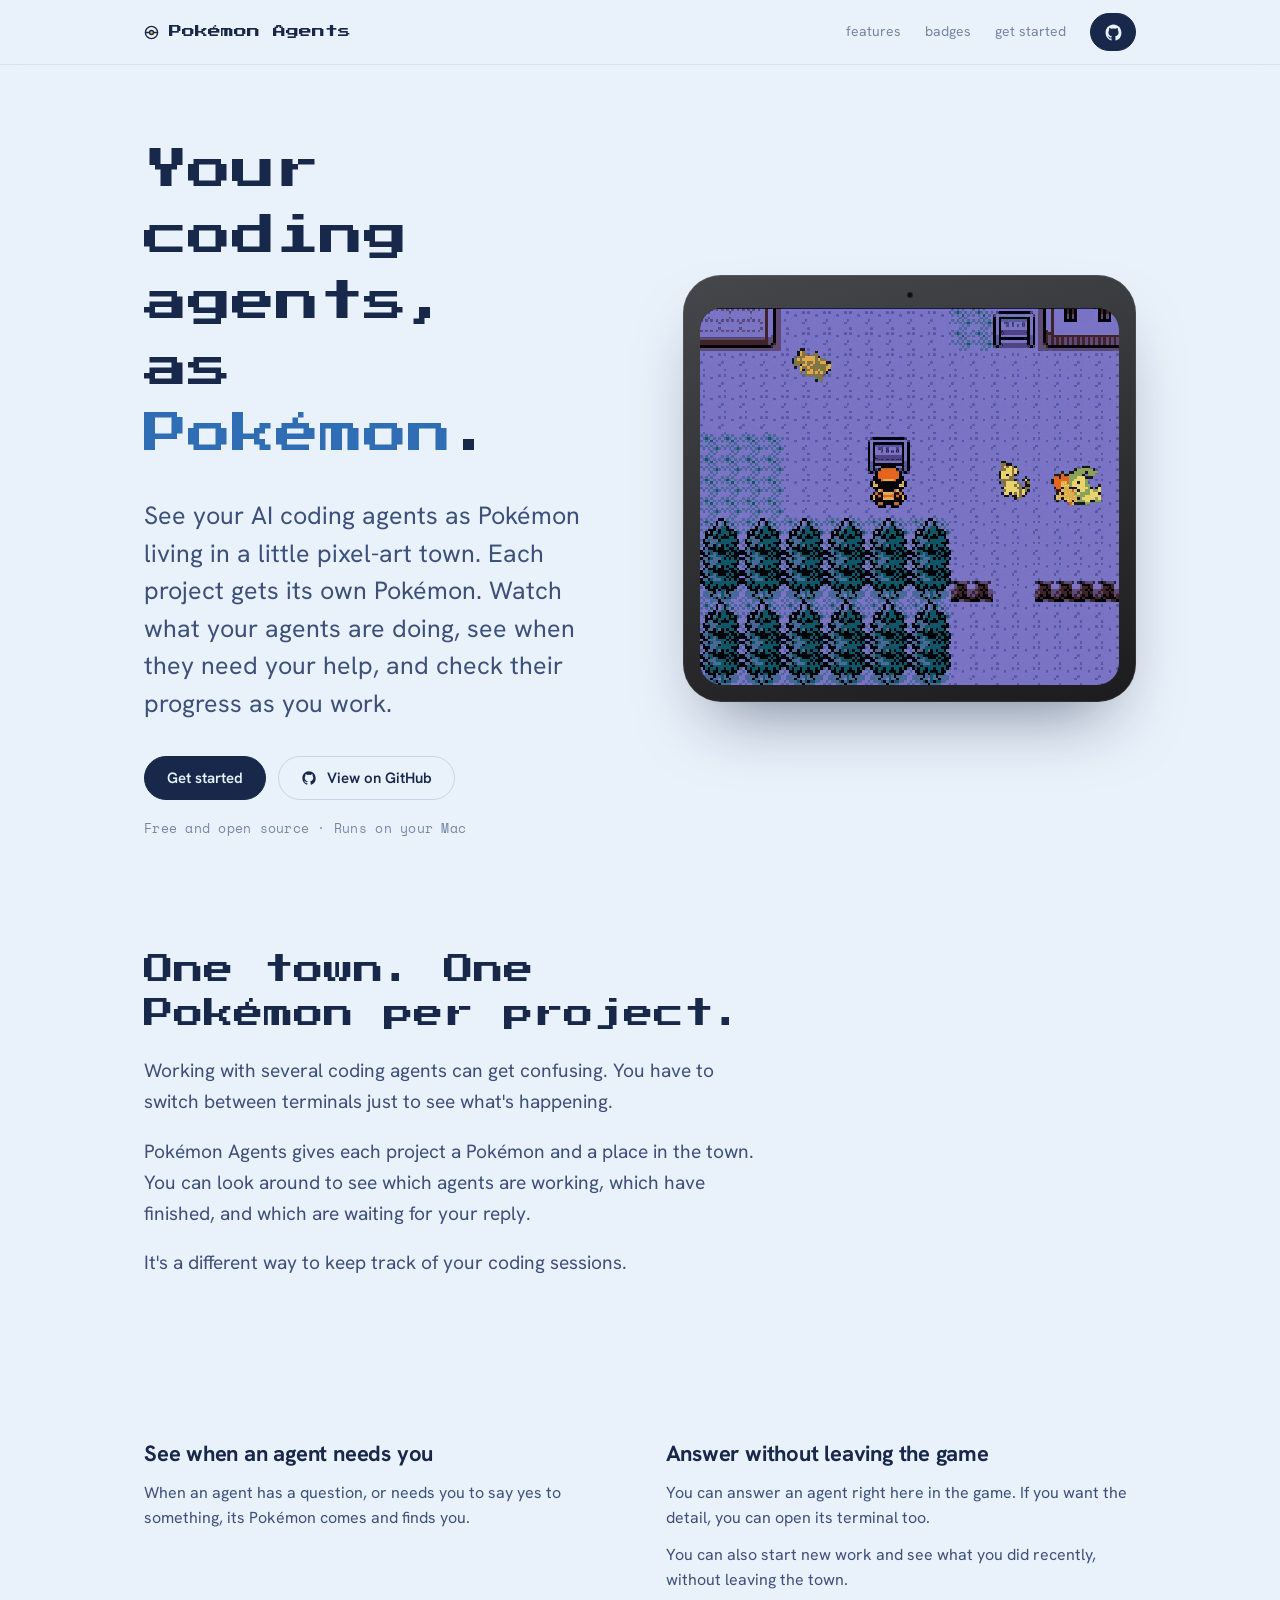
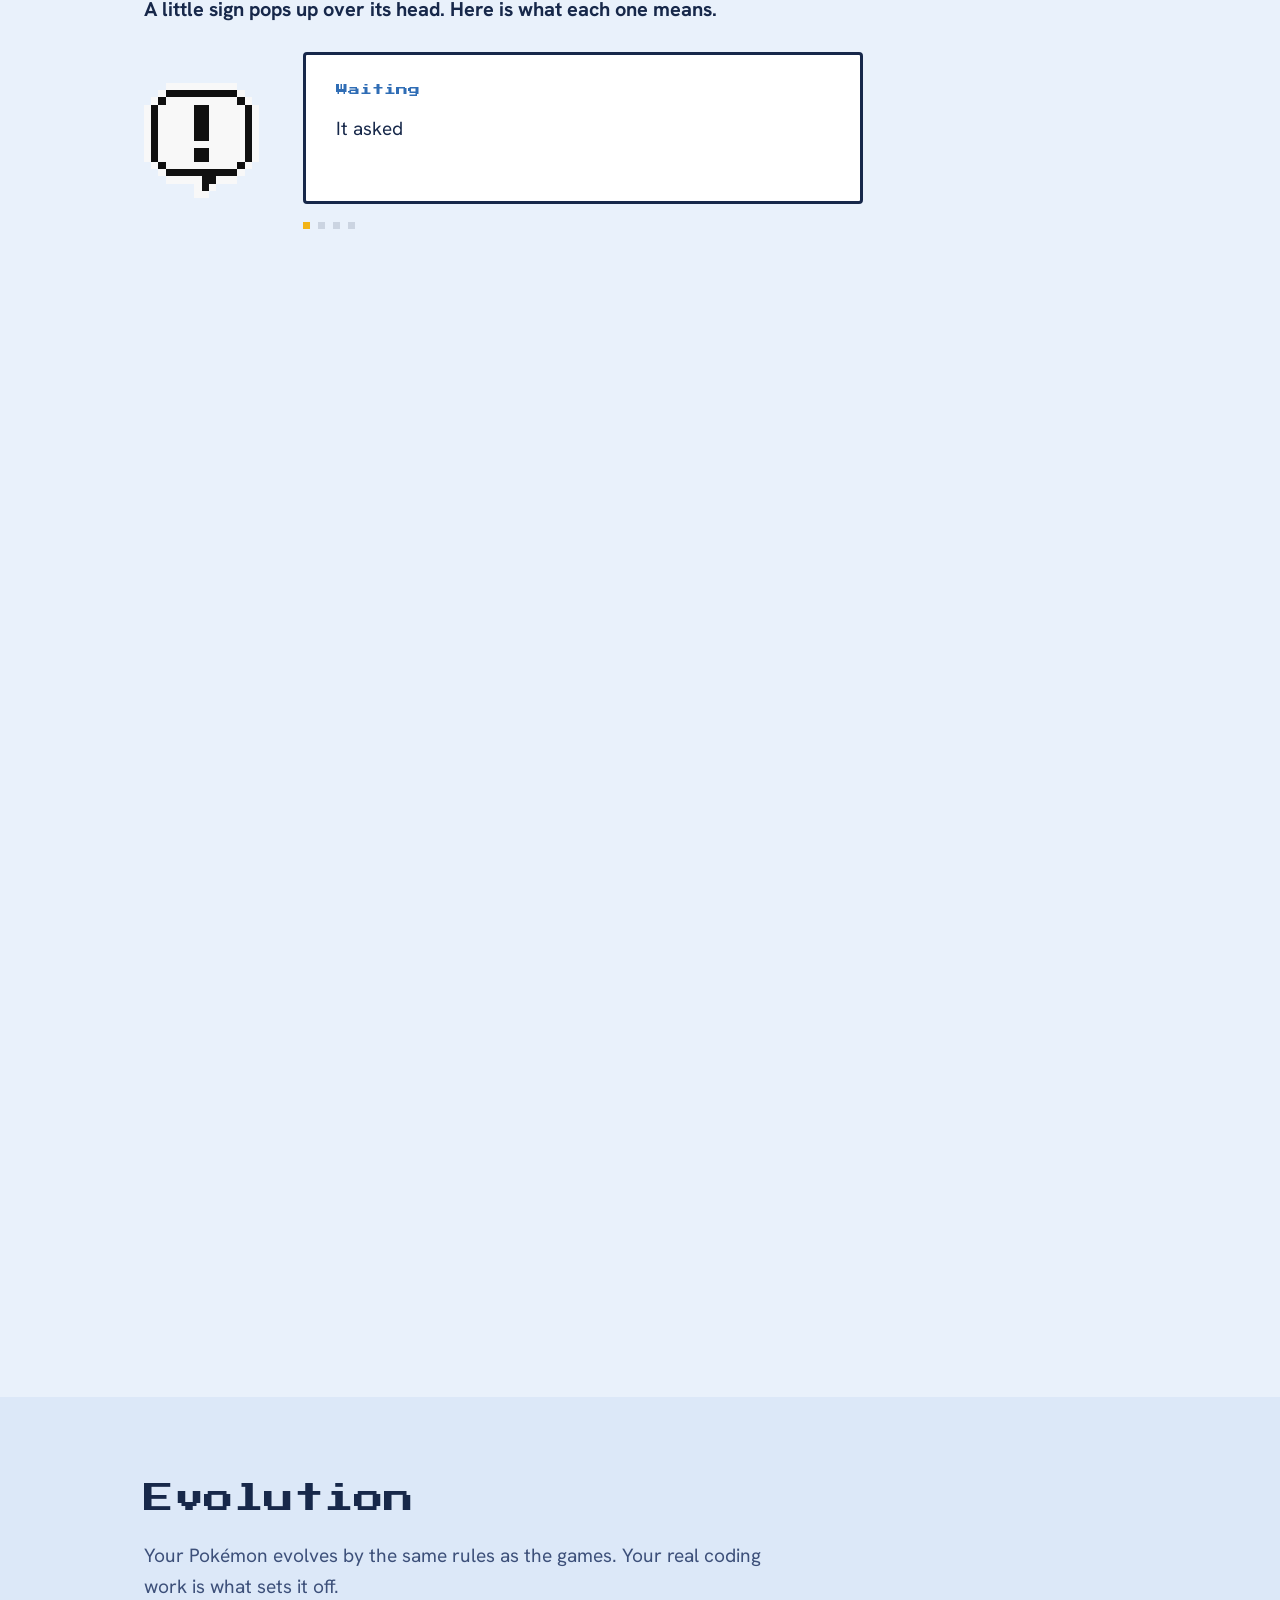
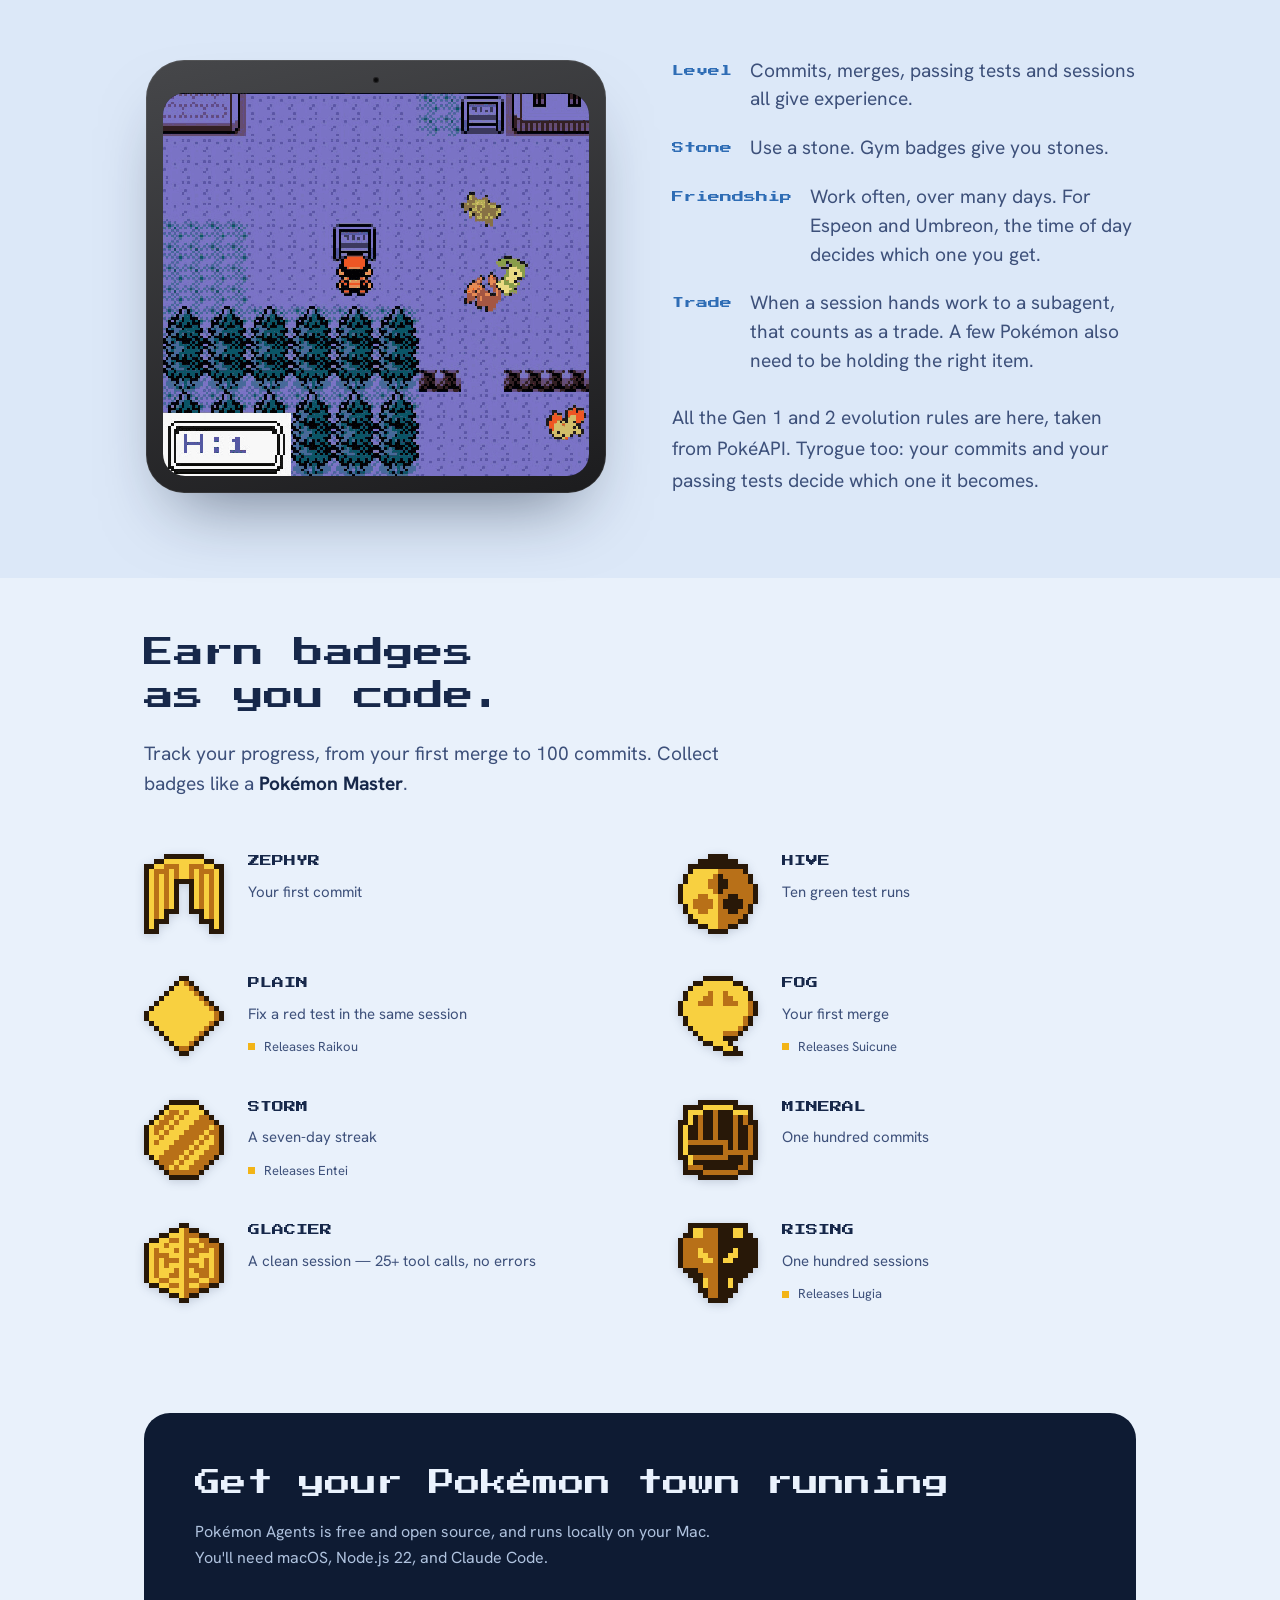
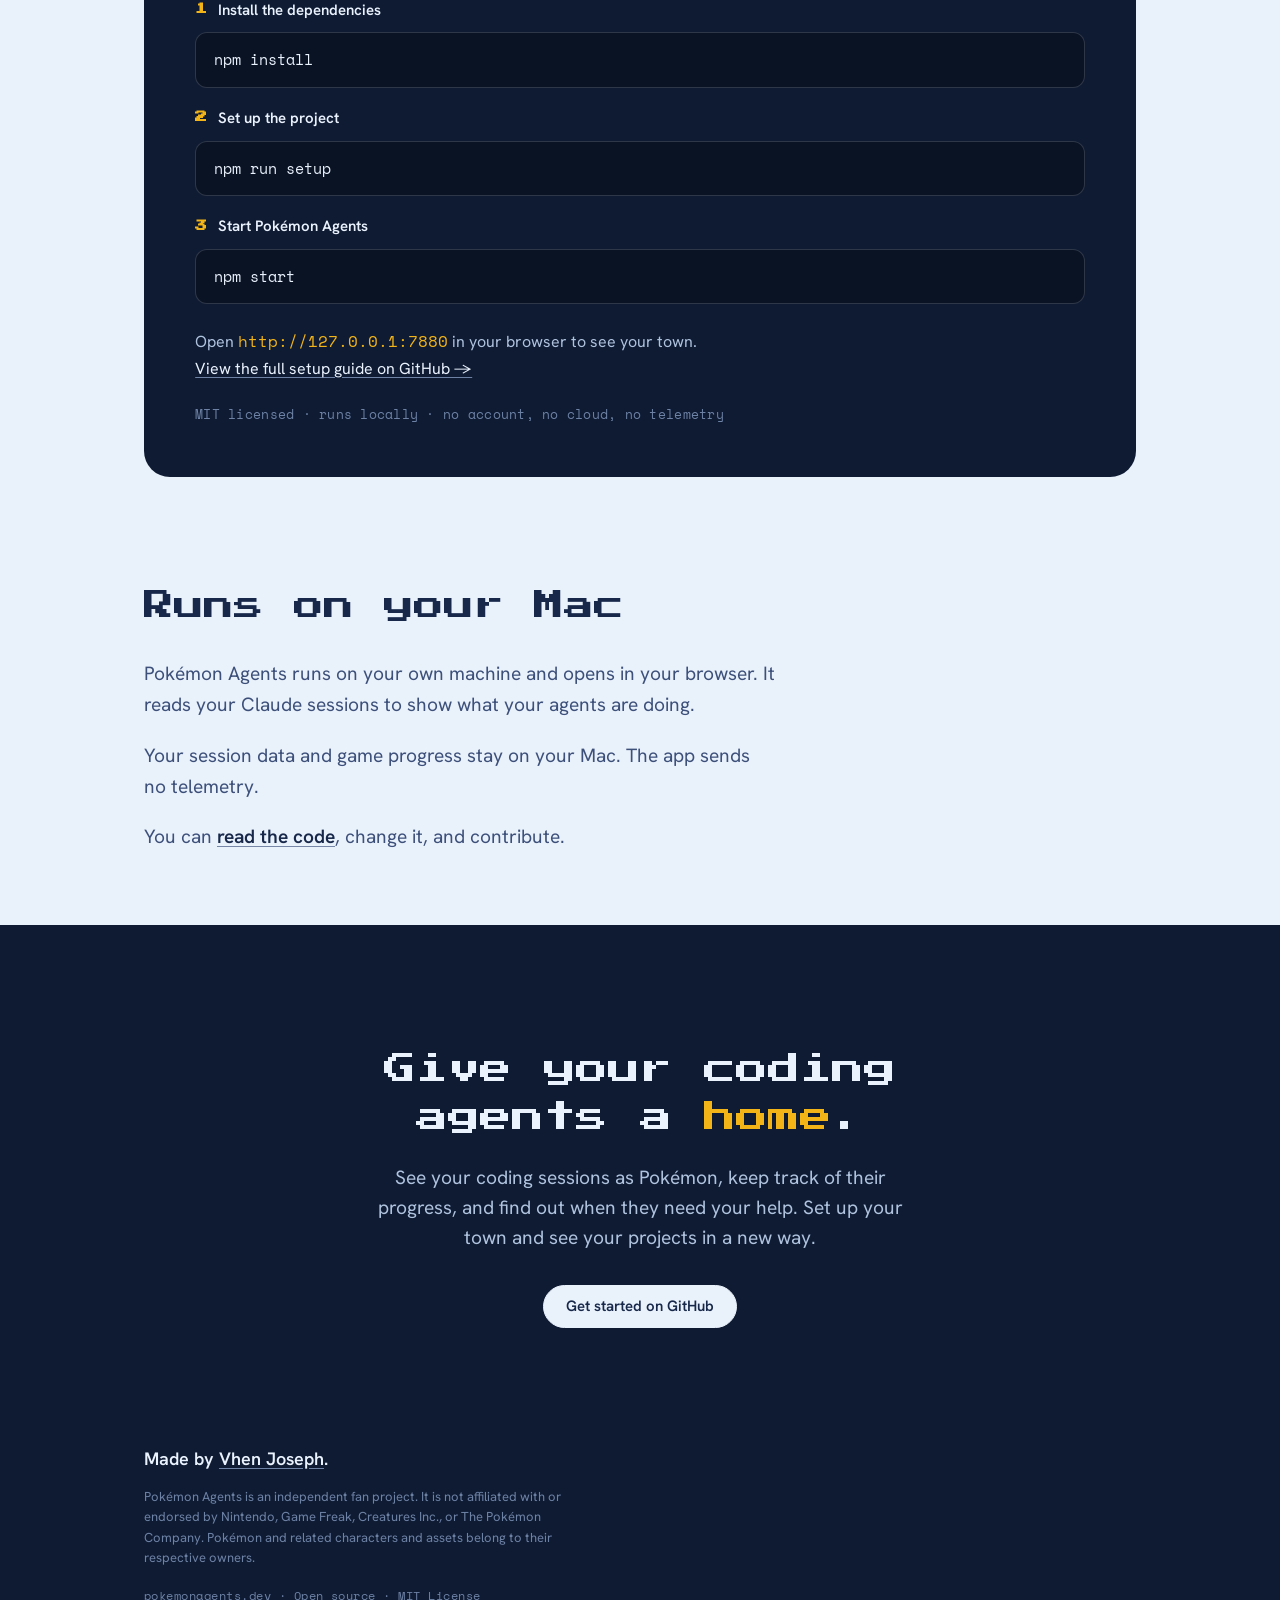
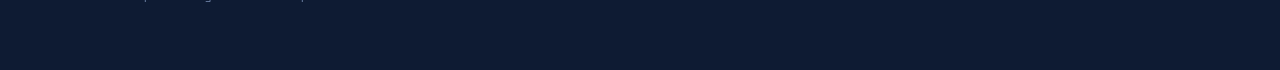
<file: index.html>
<!DOCTYPE html>
<html lang="en">
<head>
<meta charset="UTF-8" />
<meta name="viewport" content="width=device-width, initial-scale=1.0" />
<title>Pokémon Agents — your coding agents, as Pokémon</title>
<meta name="description" content="See your AI coding agents as Pokémon living in a little pixel-art town. Each project gets its own Pokémon — watch what your agents are doing, see when they need help, and track progress as you work. Free and open source, runs on your Mac." />
<meta name="theme-color" content="#E9F1FB" />
<link rel="canonical" href="https://pokemonagents.dev" />
<meta property="og:type" content="website" />
<meta property="og:url" content="https://pokemonagents.dev" />
<meta property="og:title" content="Pokémon Agents — your coding agents, as Pokémon" />
<meta property="og:description" content="See your AI coding agents as Pokémon living in a little pixel-art town. Each project gets its own Pokémon. Free and open source, runs on your Mac." />
<meta property="og:image" content="https://pokemonagents.dev/assets/og-pokemon-agents.png" />
<meta property="og:image:width" content="1600" />
<meta property="og:image:height" content="900" />
<meta name="twitter:card" content="summary_large_image" />
<meta name="twitter:title" content="Pokémon Agents — your coding agents, as Pokémon" />
<meta name="twitter:description" content="See your AI coding agents as Pokémon living in a little pixel-art town. Free and open source, runs on your Mac." />
<meta name="twitter:image" content="https://pokemonagents.dev/assets/og-pokemon-agents.png" />
<link rel="icon" href="data:image/svg+xml,%3Csvg xmlns='http://www.w3.org/2000/svg' viewBox='0 0 32 32'%3E%3Crect width='32' height='32' rx='7' fill='%2317284A'/%3E%3Ccircle cx='16' cy='16' r='7' fill='none' stroke='%23F2B417' stroke-width='2.5'/%3E%3Cline x1='9' y1='16' x2='23' y2='16' stroke='%23F2B417' stroke-width='2.5'/%3E%3Ccircle cx='16' cy='16' r='2.4' fill='%23E9F1FB'/%3E%3C/svg%3E" />
<link rel="preconnect" href="https://fonts.googleapis.com" />
<link rel="preconnect" href="https://fonts.gstatic.com" crossorigin />
<link href="https://fonts.googleapis.com/css2?family=Hanken+Grotesk:wght@400;500;600;700&family=Space+Mono:wght@400;700&family=Press+Start+2P&display=swap" rel="stylesheet" />
<style>
  :root {
    /* Pokémon Agents palette — a Pokémon Crystal / Violet City read: pale
       crystal-blue paper, deep navy ink, badge-gold spark. Same tokens the
       vhenjoseph.com feature card and the social assets use, so it's one brand. */
    --ground:#E9F1FB; --wash:#DCE8F8;
    --ink:#17284A; --ink-2:#3D507A; --ink-3:#7686A6;
    --accent:#2F6DB5; --sky:#BFD9F2; --gold:#F2B417; --screen:#0E1B33;
    --line:rgba(23,40,74,.14); --line-2:rgba(23,40,74,.08);
    --contrast-bg:#0E1B33; --contrast-ink:#EAF2FD; --contrast-body:#AFC2DE; --contrast-muted:#6E82A6; --contrast-line:rgba(234,242,253,.16);
    --font-sans:'Hanken Grotesk',system-ui,-apple-system,'Segoe UI',Arial,sans-serif;
    --font-mono:'Space Mono',ui-monospace,'SF Mono',Menlo,monospace;
    --font-pixel:'Press Start 2P',ui-monospace,monospace;
    --text-h2:clamp(26px,4.2vw,44px); --text-lead:clamp(19px,2vw,25px); --text-body:clamp(17px,1.5vw,20px);
    --gutter:clamp(22px,5vw,64px); --section-y:clamp(30px,4.6vw,54px); --content-max:1120px;
    --radius-pill:100px;
    --ease:cubic-bezier(.22,.61,.24,1);
    --shadow-cta:0 8px 18px -10px rgba(14,27,51,.22);
  }
  * { margin:0; padding:0; box-sizing:border-box; }
  html { scroll-behavior:smooth; }
  body { background:var(--ground); color:var(--ink-2); font-family:var(--font-sans); font-size:18px; line-height:1.65; -webkit-font-smoothing:antialiased; overflow-x:hidden; }
  ::selection { background:var(--ink); color:var(--ground); }
  a { color:var(--ink); text-decoration:none; }
  img { max-width:100%; display:block; }
  .wrap { max-width:var(--content-max); margin:0 auto; padding:0 var(--gutter); }
  .sec { padding:var(--section-y) 0; scroll-margin-top:80px; }
  h1,h2,h3 { text-wrap:balance; }
  p { text-wrap:pretty; }

  /* masthead */
  .mast { position:sticky; top:0; z-index:60; background:color-mix(in srgb, var(--ground) 82%, transparent); backdrop-filter:saturate(1.1) blur(12px); -webkit-backdrop-filter:saturate(1.1) blur(12px); border-bottom:1px solid var(--line-2); }
  .mast-in { max-width:var(--content-max); margin:0 auto; padding:0 var(--gutter); height:64px; display:flex; align-items:center; justify-content:space-between; gap:20px; }
  .wordmark { display:inline-flex; align-items:center; gap:10px; font-family:var(--font-pixel); font-size:13px; color:var(--ink); letter-spacing:0; }
  .wordmark .ball { width:15px; height:15px; flex:none; }
  .nav { display:flex; gap:24px; font-size:14px; align-items:center; }
  .mast-link { position:relative; color:var(--ink-3); padding:6px 0; transition:color .2s var(--ease); }
  .mast-link::after { content:""; position:absolute; left:0; bottom:0; width:100%; height:1.5px; background:var(--accent); transform:scaleX(0); transform-origin:left; transition:transform .25s var(--ease); }
  .mast-link:hover { color:var(--ink); }
  .mast-link:hover::after { transform:scaleX(1); }
  /* logo only: a square target, so it reads as an icon rather than a clipped button */
  .mast-gh { padding:0; width:38px; height:38px; display:inline-flex; align-items:center; justify-content:center; }
  /* .btn is a flex container, and the svg collapsed to 0 width as a flex item
     despite its width attribute, so the size is pinned and shrinking disabled */
  .mast-gh svg { width:19px; height:19px; flex:none; }

  /* buttons */
  .btn { display:inline-flex; align-items:center; gap:10px; padding:13px 22px; font-family:var(--font-sans); font-size:15px; font-weight:600; line-height:1; white-space:nowrap; border-radius:var(--radius-pill); cursor:pointer; border:1px solid var(--ink); transition:transform .4s var(--ease), background .3s var(--ease), color .3s var(--ease), border-color .3s var(--ease), box-shadow .4s var(--ease); }
  .btn-primary { background:var(--ink); color:var(--ground); border-color:var(--ink); }
  .btn-ghost { background:transparent; color:var(--ink); border-color:var(--line); }
  .btn-invert { background:var(--ground); color:var(--ink); border-color:var(--ground); }
  .btn:hover { transform:translateY(-3px); box-shadow:var(--shadow-cta); }
  .btn-ghost:hover { background:var(--ink); color:var(--ground); border-color:var(--ink); }
  .btn-invert:hover { background:#fff; border-color:#fff; }
  .btn svg { display:block; }

  /* hero */
  .hero-grid { display:grid; grid-template-columns:minmax(0,1.05fr) minmax(0,1fr); gap:clamp(28px,5vw,66px); align-items:center; padding:clamp(44px,8vh,92px) 0 clamp(30px,5vw,56px); }
  .hero h1 { font-family:var(--font-pixel); font-weight:400; color:var(--ink); font-size:clamp(26px,3.6vw,44px); line-height:1.5; letter-spacing:0; margin:0; }
  .hero h1 em { font-style:normal; color:var(--accent); }
  .hero-lead { margin-top:clamp(22px,3vw,30px); max-width:46ch; font-size:var(--text-lead); line-height:1.5; color:var(--ink-2); }
  .hero-cta { display:flex; flex-wrap:wrap; gap:12px; margin-top:clamp(26px,3vw,34px); }
  .hero-meta { margin-top:18px; font-family:var(--font-mono); font-size:13px; letter-spacing:.02em; color:var(--ink-3); }
  .hero-media { display:flex; justify-content:center; align-items:center; }

  /* a handheld-style frame echoing the social cards */
  .device { width:100%; max-width:460px; background:linear-gradient(165deg,#46474a,#1c1c1e); border-radius:clamp(20px,4vw,38px);
    padding:clamp(10px,2.3vw,17px); box-shadow:0 36px 70px -30px rgba(14,27,51,.55), inset 0 0 0 1px rgba(255,255,255,.08); }
  .device-cam { width:100%; display:flex; justify-content:center; padding-bottom:clamp(6px,1.4vw,10px); }
  .device-cam::before { content:""; width:6px; height:6px; border-radius:50%; background:#0a0a0b; box-shadow:inset 0 0 0 1px rgba(255,255,255,.1); }
  .device-screen { border-radius:clamp(12px,2.8vw,22px); overflow:hidden; background:#000; line-height:0; }
  .device-screen img { width:100%; height:auto; display:block; image-rendering:pixelated; }

  /* section heads */
  .sec-head { max-width:62ch; margin-bottom:clamp(34px,5vw,54px); }
  /* a heading on its own does not need the room a heading + support line does */
  .sec-head:not(:has(.support)) { margin-bottom:clamp(20px,2.6vw,30px); }
  .sec-head.center { margin-left:auto; margin-right:auto; text-align:center; }
  .sec-head h2 { font-family:var(--font-pixel); font-weight:400; font-size:clamp(20px,2.7vw,30px); line-height:1.45; letter-spacing:0; color:var(--ink); margin:0; }
  .sec-head .support { font-size:var(--text-body); color:var(--ink-2); line-height:1.6; margin-top:20px; max-width:58ch; }
  .sec-head.center .support { margin-left:auto; margin-right:auto; }
  .sec-head .support + .support { margin-top:1em; }
  .sec-head .support b { color:var(--ink); font-weight:700; }

  /* feature cards (2 x 2) */
  .features { display:grid; grid-template-columns:repeat(2,1fr); gap:clamp(28px,4vw,56px); }
  .feat h3 { font-family:var(--font-sans); font-weight:700; font-size:clamp(19px,1.8vw,22px); color:var(--ink); margin:0 0 12px; letter-spacing:-.01em; line-height:1.2; }
  .feat p { font-size:16px; line-height:1.58; color:var(--ink-2); }
  .feat p + p { margin-top:12px; }

  /* the callouts: the game's own emote sprites, rendered from gfx/emotes with the
     same two-bit palette maths web/js/pixels.mjs uses, so they match what the
     town actually draws above a Pokémon's head. */
  .callouts { display:grid; grid-template-columns:repeat(2,1fr); gap:clamp(22px,2.6vw,34px) clamp(28px,4vw,56px); margin-top:clamp(32px,4vw,48px); }
  .callout { display:grid; grid-template-columns:auto 1fr; gap:14px; align-items:start; }
  .callout img { width:38px; height:38px; image-rendering:pixelated; margin-top:2px; }
  .callout .cname { font-family:var(--font-pixel); font-size:11px; color:var(--accent); display:block; margin-bottom:8px; }
  .callout .cwhy { font-size:15px; line-height:1.5; color:var(--ink-2); }
  @media (max-width:820px) { .callouts { grid-template-columns:1fr; } }

  /* Interactive callouts. The static .callouts grid above stays in the DOM and is
     the no-JS fallback; script.js only swaps to this when it can run. */
  .cs { position:relative; display:none; }
  .cs.on { display:block; }
  .cs-track { height:150vh; }
  .cs-stage { position:sticky; top:24vh; }
  .cs-lede { font-family:var(--font-sans); font-weight:700; font-size:clamp(17px,1.6vw,20px);
    color:var(--ink); margin-bottom:clamp(18px,2.2vw,26px); }
  .cs-row { display:grid; grid-template-columns:auto minmax(0,560px); justify-content:start;
    gap:clamp(22px,3.4vw,46px); align-items:center; }
  .cs-emote { width:clamp(84px,9vw,116px); height:clamp(84px,9vw,116px); display:grid; place-items:center; }
  .cs-emote img { width:100%; height:100%; image-rendering:pixelated; }
  .cs-emote.pop img { animation:cs-pop .42s cubic-bezier(.2,1.5,.4,1); }
  @keyframes cs-pop { 0%{transform:translateY(0) scale(.82)} 45%{transform:translateY(-14px) scale(1.06)} 100%{transform:translateY(0) scale(1)} }
  /* the in-game text frame: white field, hard black border, square corners */
  .cs-box { background:#fff; max-width:560px; border:3px solid var(--ink); border-radius:4px;
    padding:clamp(18px,2.2vw,26px) clamp(20px,2.4vw,30px); min-height:150px; position:relative;
    box-shadow:0 0 0 3px #fff inset; }
  .cs-name { font-family:var(--font-pixel); font-size:12px; color:var(--accent); display:block; margin-bottom:14px; }
  .cs-text { font-size:clamp(16px,1.6vw,19px); line-height:1.6; color:var(--ink); min-height:3.2em; }
  .cs-caret { display:inline-block; width:.5em; }
  .cs-more { position:absolute; right:14px; bottom:10px; color:var(--ink); font-size:13px; opacity:0; }
  .cs-more.on { animation:cs-blink 1s steps(1,end) infinite; }
  @keyframes cs-blink { 0%,50%{opacity:1} 50.01%,100%{opacity:0} }
  .cs-dots { display:flex; gap:8px; margin-top:18px; }
  .cs-dot { width:7px; height:7px; background:var(--line); }
  .cs-dot.on { background:var(--gold); }
  @media (max-width:700px) {
    .cs-track { height:140vh; }
    .cs-stage { top:18vh; }
    .cs-row { grid-template-columns:1fr; justify-items:start; gap:18px; }
  }
  @media (prefers-reduced-motion:reduce) {
    .cs-emote.pop img { animation:none; }
    .cs-more.on { animation:none; opacity:1; }
  }

  /* progression band */
  .band { background:var(--wash); }
  .band .sec { padding-top:calc(var(--section-y) * 1.5); padding-bottom:calc(var(--section-y) * 1.5); }
  .prog-list { list-style:none; display:grid; gap:14px; max-width:60ch; margin:4px 0 24px; }
  .prog-list li { position:relative; padding-left:26px; font-size:var(--text-body); line-height:1.5; color:var(--ink-2); }
  .prog-list li::before { content:""; position:absolute; left:2px; top:.52em; width:8px; height:8px; background:var(--gold); }
  .prog-list li b { color:var(--ink); font-weight:700; }
  .prog-close { font-size:var(--text-body); color:var(--ink-2); max-width:58ch; }

  /* evolution: the same two-column read as the social card — the device on one
     side, the four ways on the other. .device/.device-cam/.device-screen are
     the hero's, reused as-is so the frame is identical. */
  .evo { display:grid; grid-template-columns:minmax(0,1fr) minmax(0,1fr); gap:clamp(28px,5vw,64px); align-items:center; }
  .evo-media { display:flex; justify-content:center; }
  .evo-ways { display:grid; gap:clamp(14px,1.8vw,20px); }
  .evo-way { display:grid; grid-template-columns:auto 1fr; gap:clamp(12px,1.4vw,18px); align-items:baseline; }
  .ew-name { font-family:var(--font-pixel); font-size:12px; color:var(--accent); white-space:nowrap; }
  .ew-why { font-size:var(--text-body); color:var(--ink-2); line-height:1.5; }
  .evo-ways .prog-close { margin-top:6px; max-width:100%; }
  @media (max-width:860px) { .evo { grid-template-columns:1fr; } }

  /* badges — a trainer's badge ledger: each real sprite beside what earns it,
     set straight on the paper like the in-game trainer card (which is light blue,
     not a dark panel). No card wrapper, no centered tile grid. */
  .badge-grid { display:grid; grid-template-columns:repeat(2,minmax(0,1fr)); gap:clamp(28px,3.4vw,42px) clamp(40px,6vw,88px); }
  .badge { display:grid; grid-template-columns:auto 1fr; align-items:start; gap:clamp(16px,2.2vw,24px); }
  .badge .slot { line-height:0; }
  .badge canvas { image-rendering:pixelated; filter:drop-shadow(0 2px 4px rgba(23,40,74,.18)); }
  .badge .bname { font-family:var(--font-pixel); font-size:12px; color:var(--ink); line-height:1.3; margin-bottom:11px; }
  .badge .bwhy { font-size:15px; color:var(--ink-2); line-height:1.5; }
  .badge .brel { font-size:13px; color:var(--ink-2); margin-top:11px; display:flex; align-items:center; gap:9px; }
  .badge .brel::before { content:""; width:7px; height:7px; background:var(--gold); flex:none; }
  @media (max-width:620px) { .badge-grid { grid-template-columns:1fr; } }

  /* getting started — dark card with numbered steps */
  .run { background:var(--contrast-bg); color:var(--contrast-ink); border-radius:clamp(18px,2.6vw,26px); padding:clamp(30px,4vw,54px); }
  .run h2 { font-family:var(--font-pixel); font-weight:400; font-size:clamp(18px,2.4vw,26px); line-height:1.5; color:var(--contrast-ink); margin:0 0 16px; }
  .run p { color:var(--contrast-body); font-size:16px; max-width:60ch; }
  .run p a { color:var(--contrast-ink); text-decoration:underline; text-underline-offset:3px; text-decoration-color:var(--contrast-muted); }
  .steps { display:grid; gap:18px; margin:26px 0 24px; }
  .step-label { font-family:var(--font-sans); font-weight:600; font-size:15px; color:var(--contrast-ink); margin-bottom:10px; display:flex; align-items:center; gap:11px; }
  .step-n { font-family:var(--font-pixel); font-size:12px; color:var(--gold); }
  .code { font-family:var(--font-mono); font-size:clamp(13px,1.4vw,15px); line-height:1.7; background:rgba(0,0,0,.28); border:1px solid var(--contrast-line); border-radius:12px; padding:14px 18px; color:var(--contrast-ink); overflow-x:auto; }
  .run .open-line { margin-top:4px; }
  .run .open-line .g { color:var(--gold); font-family:var(--font-mono); }
  .run-meta { margin-top:22px; font-size:13px; color:var(--contrast-muted); font-family:var(--font-mono); letter-spacing:.02em; }

  /* prose (privacy) */
  .prose p { font-size:var(--text-body); color:var(--ink-2); line-height:1.62; max-width:60ch; margin-bottom:1em; }
  .prose a.u { text-decoration:underline; text-underline-offset:3px; text-decoration-color:var(--ink-3); font-weight:600; }

  /* final CTA + footer (one dark region) */
  .final { background:var(--contrast-bg); color:var(--contrast-ink); text-align:center; padding:clamp(64px,10vw,120px) var(--gutter) clamp(44px,6vw,64px); }
  .final h2 { font-family:var(--font-pixel); font-weight:400; color:var(--contrast-ink); font-size:clamp(20px,3vw,32px); line-height:1.5; max-width:22ch; margin:0 auto; }
  .final h2 em { font-style:normal; color:var(--gold); }
  .final p { color:var(--contrast-body); font-size:var(--text-body); line-height:1.55; max-width:52ch; margin:22px auto 32px; }
  .footer { background:var(--contrast-bg); color:var(--contrast-ink); }
  .footer-in { max-width:var(--content-max); margin:0 auto; padding:clamp(34px,4.5vw,52px) var(--gutter) clamp(44px,6vw,64px); }
  .foot-made { font-weight:600; color:var(--contrast-ink); margin-bottom:14px; }
  .foot-made a { color:var(--contrast-ink); text-decoration:underline; text-underline-offset:3px; text-decoration-color:var(--contrast-muted); }
  .disclaimer { font-size:13px; line-height:1.55; color:var(--contrast-muted); max-width:64ch; margin:0 0 10px; }
  .colophon { margin-top:18px; font-family:var(--font-mono); font-size:12px; color:var(--contrast-muted); letter-spacing:.04em; }

  @media (max-width:820px) { .features { grid-template-columns:1fr; } }
  @media (max-width:768px) {
    .hero-grid { grid-template-columns:1fr; }
    .hero-grid .hero-media { order:-1; }
    .nav .mast-link { display:none; }
  }
  @media (prefers-reduced-motion:reduce) { html { scroll-behavior:auto; } }
</style>
<!-- Microsoft Clarity -->
<script type="text/javascript">
    (function(c,l,a,r,i,t,y){
        c[a]=c[a]||function(){(c[a].q=c[a].q||[]).push(arguments)};
        t=l.createElement(r);t.async=1;t.src="https://www.clarity.ms/tag/"+i;
        y=l.getElementsByTagName(r)[0];y.parentNode.insertBefore(t,y);
    })(window, document, "clarity", "script", "yy0ae7xp9o");
</script>
</head>
<body>

<header class="mast">
  <div class="mast-in">
    <a href="#top" class="wordmark">
      <svg class="ball" viewBox="0 0 32 32" aria-hidden="true"><circle cx="16" cy="16" r="13" fill="none" stroke="#17284A" stroke-width="3"/><line x1="3" y1="16" x2="29" y2="16" stroke="#17284A" stroke-width="3"/><circle cx="16" cy="16" r="4.4" fill="#F2B417" stroke="#17284A" stroke-width="3"/></svg>
      <span>Pokémon Agents</span>
    </a>
    <nav class="nav">
      <a href="#features" class="mast-link">features</a>
      <a href="#badges" class="mast-link">badges</a>
      <a href="#start" class="mast-link">get started</a>
      <a class="btn btn-primary mast-gh" href="https://github.com/techykamatis/pokemon-agents" target="_blank" rel="noopener" aria-label="Pokémon Agents on GitHub" title="GitHub"><svg viewBox="0 0 24 24" width="19" height="19" fill="currentColor" aria-hidden="true"><path d="M12 2C6.48 2 2 6.58 2 12.25c0 4.53 2.87 8.37 6.84 9.73.5.1.68-.22.68-.49l-.01-1.9c-2.78.62-3.37-1.2-3.37-1.2-.46-1.18-1.11-1.5-1.11-1.5-.9-.63.07-.62.07-.62 1 .07 1.53 1.05 1.53 1.05.9 1.56 2.35 1.11 2.92.85.09-.66.35-1.11.63-1.37-2.22-.26-4.55-1.14-4.55-5.06 0-1.12.39-2.03 1.03-2.75-.1-.26-.45-1.3.1-2.7 0 0 .84-.28 2.75 1.05a9.36 9.36 0 0 1 5 0c1.91-1.33 2.75-1.05 2.75-1.05.55 1.4.2 2.44.1 2.7.64.72 1.03 1.63 1.03 2.75 0 3.93-2.34 4.81-4.57 5.06.36.31.68.94.68 1.9l-.01 2.81c0 .27.18.6.69.49A10.02 10.02 0 0 0 22 12.25C22 6.58 17.52 2 12 2z"/></svg></a>
    </nav>
  </div>
</header>

<main id="top">
  <!-- 1. HERO -->
  <div class="wrap">
    <section class="hero hero-grid">
      <div>
        <h1>Your coding agents,<br>as <em>Pokémon</em>.</h1>
        <p class="hero-lead">See your AI coding agents as Pokémon living in a little pixel-art town. Each project gets its own Pokémon. Watch what your agents are doing, see when they need your help, and check their progress as you work.</p>
        <div class="hero-cta">
          <a class="btn btn-primary" href="#start">Get started</a>
          <a class="btn btn-ghost" href="https://github.com/techykamatis/pokemon-agents" target="_blank" rel="noopener">
            <svg viewBox="0 0 24 24" width="16" height="16" fill="currentColor" aria-hidden="true"><path d="M12 2C6.48 2 2 6.58 2 12.25c0 4.53 2.87 8.37 6.84 9.73.5.1.68-.22.68-.49l-.01-1.9c-2.78.62-3.37-1.2-3.37-1.2-.46-1.18-1.11-1.5-1.11-1.5-.9-.63.07-.62.07-.62 1 .07 1.53 1.05 1.53 1.05.9 1.56 2.35 1.11 2.92.85.09-.66.35-1.11.63-1.37-2.22-.26-4.55-1.14-4.55-5.06 0-1.12.39-2.03 1.03-2.75-.1-.26-.45-1.3.1-2.7 0 0 .84-.28 2.75 1.05a9.36 9.36 0 0 1 5 0c1.91-1.33 2.75-1.05 2.75-1.05.55 1.4.2 2.44.1 2.7.64.72 1.03 1.63 1.03 2.75 0 3.93-2.34 4.81-4.57 5.06.36.31.68.94.68 1.9l-.01 2.81c0 .27.18.6.69.49A10.02 10.02 0 0 0 22 12.25C22 6.58 17.52 2 12 2z"/></svg>
            <span>View on GitHub</span>
          </a>
        </div>
        <p class="hero-meta">Free and open source · Runs on your Mac</p>
      </div>
      <div class="hero-media">
        <div class="device">
          <div class="device-cam"></div>
          <div class="device-screen">
            <img src="assets/pokemon-agents-demo.gif" width="640" height="576" alt="Pokémon Agents demo: coding sessions as creatures around a top-down town, levelling up and evolving as the work lands, with one walking up to ask a question." />
          </div>
        </div>
      </div>
    </section>
  </div>

  <!-- 2. INTRODUCTION -->
  <div class="wrap">
    <section id="intro" class="sec">
      <div class="sec-head">
        <h2>One town. One Pokémon per project.</h2>
        <p class="support">Working with several coding agents can get confusing. You have to switch between terminals just to see what's happening.</p>
        <p class="support">Pokémon Agents gives each project a Pokémon and a place in the town. You can look around to see which agents are working, which have finished, and which are waiting for your reply.</p>
        <p class="support">It's a different way to keep track of your coding sessions.</p>
      </div>
    </section>
  </div>

  <!-- 3. FEATURES -->
  <div class="wrap">
    <section id="features" class="sec">
      <div class="features">
        <div class="feat">
          <h3>See when an agent needs you</h3>
          <p>When an agent has a question, or needs you to say yes to something, its Pokémon comes and finds you.</p>
          <p id="calloutIntro">A little sign pops up over its head, like in the Pokémon games. There are four. Here is what each one means.</p>
        </div>
        <div class="feat">
          <h3>Answer without leaving the game</h3>
          <p>You can answer an agent right here in the game. If you want the detail, you can open its terminal too.</p>
          <p>You can also start new work and see what you did recently, without leaving the town.</p>
        </div>
      </div>
      <div class="callouts">
        <div class="callout">
          <img src="assets/emote-shock.png" width="38" height="38" alt="" />
          <div><span class="cname">Waiting</span><span class="cwhy">It asked you a question and has stopped. Nothing moves until you answer. This one blinks, so it is easy to spot.</span></div>
        </div>
        <div class="callout">
          <img src="assets/emote-happy.png" width="38" height="38" alt="" />
          <div><span class="cname">Done</span><span class="cwhy">It finished the job and left you a report. There is nothing to answer.</span></div>
        </div>
        <div class="callout">
          <img src="assets/emote-bolt.png" width="38" height="38" alt="" />
          <div><span class="cname">Working</span><span class="cwhy">Still working, with subagents running too.</span></div>
        </div>
        <div class="callout">
          <img src="assets/emote-sleep.png" width="38" height="38" alt="" />
          <div><span class="cname">Resting</span><span class="cwhy">It has been quiet for a long time.</span></div>
        </div>
      </div>
      <div class="cs" id="cs" aria-hidden="true">
        <div class="cs-track">
          <div class="cs-stage">
            <p class="cs-lede">A little sign pops up over its head. Here is what each one means.</p>
            <div class="cs-row">
              <div class="cs-emote" id="csEmote"><img src="assets/emote-shock.png" width="116" height="116" alt="" /></div>
              <div>
                <div class="cs-box">
                  <span class="cs-name" id="csName">Waiting</span>
                  <p class="cs-text" id="csText"></p>
                  <span class="cs-more" id="csMore">&#9660;</span>
                </div>
                <div class="cs-dots" id="csDots"></div>
              </div>
            </div>
          </div>
        </div>
      </div>
    </section>
  </div>

  <!-- 4. PROGRESSION -->
  <div class="band">
    <div class="wrap">
      <section id="evolution" class="sec">
        <div class="sec-head">
          <h2>Evolution</h2>
          <p class="support">Your Pokémon evolves by the same rules as the games. Your real coding work is what sets it off.</p>
        </div>
        <div class="evo">
          <div class="evo-media">
            <div class="device">
              <div class="device-cam"></div>
              <div class="device-screen">
                <img src="assets/pokemon-agents-evolution.gif" width="640" height="576" loading="lazy"
                     alt="A project's Charmeleon reaches level 36 from real commits and evolves into Charizard, then walks back into the town." />
              </div>
            </div>
          </div>
          <div class="evo-ways">
            <div class="evo-way"><span class="ew-name">Level</span><span class="ew-why">Commits, merges, passing tests and sessions all give experience.</span></div>
            <div class="evo-way"><span class="ew-name">Stone</span><span class="ew-why">Use a stone. Gym badges give you stones.</span></div>
            <div class="evo-way"><span class="ew-name">Friendship</span><span class="ew-why">Work often, over many days. For Espeon and Umbreon, the time of day decides which one you get.</span></div>
            <div class="evo-way"><span class="ew-name">Trade</span><span class="ew-why">When a session hands work to a subagent, that counts as a trade. A few Pok&eacute;mon also need to be holding the right item.</span></div>
            <p class="prog-close">All the Gen 1 and 2 evolution rules are here, taken from Pok&eacute;API. Tyrogue too: your commits and your passing tests decide which one it becomes.</p>
          </div>
        </div>
      </section>
    </div>
  </div>

  <!-- 5. BADGES -->
  <div class="wrap">
    <section id="badges" class="sec">
      <div class="sec-head">
        <h2>Earn badges as you code.</h2>
        <p class="support">Track your progress, from your first merge to 100 commits. Collect badges like a <b>Pokémon Master</b>.</p>
      </div>
      <div class="badge-grid">
        <div class="badge" data-idx="0">
          <div class="slot"></div>
          <div class="meta"><div class="bname">ZEPHYR</div><div class="bwhy">Your first commit</div></div>
        </div>
        <div class="badge" data-idx="1">
          <div class="slot"></div>
          <div class="meta"><div class="bname">HIVE</div><div class="bwhy">Ten green test runs</div></div>
        </div>
        <div class="badge" data-idx="2">
          <div class="slot"></div>
          <div class="meta"><div class="bname">PLAIN</div><div class="bwhy">Fix a red test in the same session</div><div class="brel">Releases Raikou</div></div>
        </div>
        <div class="badge" data-idx="3">
          <div class="slot"></div>
          <div class="meta"><div class="bname">FOG</div><div class="bwhy">Your first merge</div><div class="brel">Releases Suicune</div></div>
        </div>
        <div class="badge" data-idx="4">
          <div class="slot"></div>
          <div class="meta"><div class="bname">STORM</div><div class="bwhy">A seven-day streak</div><div class="brel">Releases Entei</div></div>
        </div>
        <div class="badge" data-idx="5">
          <div class="slot"></div>
          <div class="meta"><div class="bname">MINERAL</div><div class="bwhy">One hundred commits</div></div>
        </div>
        <div class="badge" data-idx="6">
          <div class="slot"></div>
          <div class="meta"><div class="bname">GLACIER</div><div class="bwhy">A clean session &mdash; 25+ tool calls, no errors</div></div>
        </div>
        <div class="badge" data-idx="7">
          <div class="slot"></div>
          <div class="meta"><div class="bname">RISING</div><div class="bwhy">One hundred sessions</div><div class="brel">Releases Lugia</div></div>
        </div>
      </div>
    </section>
  </div>

  <!-- 6. GETTING STARTED -->
  <div class="wrap">
    <section id="start" class="sec">
      <div class="run">
        <h2>Get your Pokémon town running</h2>
        <p>Pokémon Agents is free and open source, and runs locally on your Mac. You'll need macOS, Node.js 22, and Claude Code.</p>
        <div class="steps">
          <div>
            <div class="step-label"><span class="step-n">1</span> Install the dependencies</div>
            <div class="code">npm install</div>
          </div>
          <div>
            <div class="step-label"><span class="step-n">2</span> Set up the project</div>
            <div class="code">npm run setup</div>
          </div>
          <div>
            <div class="step-label"><span class="step-n">3</span> Start Pokémon Agents</div>
            <div class="code">npm start</div>
          </div>
        </div>
        <p class="open-line">Open <span class="g">http://127.0.0.1:7880</span> in your browser to see your town. <a href="https://github.com/techykamatis/pokemon-agents" target="_blank" rel="noopener">View the full setup guide on GitHub →</a></p>
        <div class="run-meta">MIT licensed · runs locally · no account, no cloud, no telemetry</div>
      </div>
    </section>
  </div>

  <!-- 7. PRIVACY & OPEN SOURCE -->
  <div class="wrap">
    <section id="privacy" class="sec">
      <div class="sec-head">
        <h2>Runs on your Mac</h2>
      </div>
      <div class="prose">
        <p>Pokémon Agents runs on your own machine and opens in your browser. It reads your Claude sessions to show what your agents are doing.</p>
        <p>Your session data and game progress stay on your Mac. The app sends no telemetry.</p>
        <p>You can <a class="u" href="https://github.com/techykamatis/pokemon-agents" target="_blank" rel="noopener">read the code</a>, change it, and contribute.</p>
      </div>
    </section>
  </div>
</main>

<!-- 8. FINAL CTA -->
<section class="final">
  <h2>Give your coding agents a <em>home</em>.</h2>
  <p>See your coding sessions as Pokémon, keep track of their progress, and find out when they need your help. Set up your town and see your projects in a new way.</p>
  <a class="btn btn-invert" href="https://github.com/techykamatis/pokemon-agents" target="_blank" rel="noopener">Get started on GitHub</a>
</section>

<!-- 9. FOOTER -->
<footer class="footer">
  <div class="footer-in">
    <p class="foot-made">Made by <a href="https://vhenjoseph.com" target="_blank" rel="noopener">Vhen Joseph</a>.</p>
    <p class="disclaimer">Pokémon Agents is an independent fan project. It is not affiliated with or endorsed by Nintendo, Game Freak, Creatures Inc., or The Pokémon Company. Pokémon and related characters and assets belong to their respective owners.</p>
    <div class="colophon">pokemonagents.dev · Open source · MIT License</div>
  </div>
</footer>

<!-- Badge sprites: the game's real trainer-card sheet (16x16 per badge, stacked),
     colourised in-page with Pokémon Crystal's own two-bit palette maths so the art
     matches what the app draws. No network, no external asset. -->
<script>
(function () {
  var SHEET = "[data-uri]";
  var PAL = [[248,248,248],[248,208,64],[184,112,24],[40,24,8]];
  var SCALE = 5; // each 16x16 badge drawn at 80px, nearest-neighbour
  function shadeAt(d, w, x, y) { return 3 - Math.round(d[(y * w + x) * 4] / 85); }
  var img = new Image();
  img.onload = function () {
    var src = document.createElement('canvas');
    src.width = img.width; src.height = img.height;
    var sctx = src.getContext('2d'); sctx.imageSmoothingEnabled = false;
    sctx.drawImage(img, 0, 0);
    var d = sctx.getImageData(0, 0, img.width, img.height).data;
    var tiles = document.querySelectorAll('.badge[data-idx]');
    for (var t = 0; t < tiles.length; t++) {
      var el = tiles[t];
      var idx = +el.dataset.idx;
      var c = document.createElement('canvas');
      c.width = 16 * SCALE; c.height = 16 * SCALE;
      var ctx = c.getContext('2d'); ctx.imageSmoothingEnabled = false;
      for (var y = 0; y < 16; y++) for (var x = 0; x < 16; x++) {
        var s = shadeAt(d, img.width, x, idx * 16 + y);
        if (s === 0) continue;               // colour 0 is transparent
        ctx.fillStyle = 'rgb(' + PAL[s].join(',') + ')';
        ctx.fillRect(x * SCALE, y * SCALE, SCALE, SCALE);
      }
      el.querySelector('.slot').appendChild(c);
    }
  };
  img.src = SHEET;
})();
</script>

<script>
/* Interactive callouts.
   Progressive enhancement: the static .callouts grid is the markup of record and
   the no-JS fallback. Only when this runs do we hide it and show the scroll stage.
   The typing is the letter-by-letter reveal the games are known for; note the app's
   own widgets.mjs TextBox paints a whole page at once and blinks a ▼ for "more",
   so the ▼ here is taken from it and the typing is not. */
(function () {
  var stage = document.getElementById('cs');
  var grid  = document.querySelector('.callouts');
  if (!stage || !grid) return;

  var items = [].slice.call(grid.querySelectorAll('.callout')).map(function (el) {
    return {
      src:  el.querySelector('img').getAttribute('src'),
      name: el.querySelector('.cname').textContent.trim(),
      why:  el.querySelector('.cwhy').textContent.replace(/\s+/g, ' ').trim()
    };
  });
  if (items.length < 2) return;

  grid.style.display = 'none';
  var intro = document.getElementById('calloutIntro');   // same sentence as .cs-lede
  if (intro) intro.style.display = 'none';
  stage.classList.add('on');
  stage.removeAttribute('aria-hidden');

  var img = stage.querySelector('#csEmote img'), emote = document.getElementById('csEmote');
  var nameEl = document.getElementById('csName'), textEl = document.getElementById('csText');
  var more = document.getElementById('csMore'), dots = document.getElementById('csDots');
  var still = matchMedia('(prefers-reduced-motion: reduce)').matches;

  items.forEach(function (_, i) {
    var d = document.createElement('span');
    d.className = 'cs-dot' + (i === 0 ? ' on' : '');
    dots.appendChild(d);
  });

  var timer = null, shown = -1;
  function show(i) {
    if (i === shown) return;
    shown = i;
    var it = items[i];
    img.src = it.src;
    nameEl.textContent = it.name;
    [].forEach.call(dots.children, function (d, n) { d.classList.toggle('on', n === i); });

    emote.classList.remove('pop');
    void emote.offsetWidth;               // restart the keyframe
    emote.classList.add('pop');

    clearInterval(timer);
    more.classList.remove('on');
    if (still) { textEl.textContent = it.why; more.classList.add('on'); return; }
    textEl.textContent = '';
    var n = 0;
    timer = setInterval(function () {
      textEl.textContent = it.why.slice(0, ++n);
      if (n >= it.why.length) { clearInterval(timer); more.classList.add('on'); }
    }, 16);
  }

  var track = stage.querySelector('.cs-track');
  var queued = false;
  function update() {
    queued = false;
    var r = track.getBoundingClientRect();
    var span = r.height - window.innerHeight;
    if (span <= 0) return show(0);
    var p = (-r.top) / span;                      // 0 at the top of the track, 1 at the end
    var i = Math.floor(p * items.length);
    show(Math.max(0, Math.min(items.length - 1, i)));
  }
  function onScroll() {
    if (queued) return;
    queued = true;
    requestAnimationFrame(update);
  }
  addEventListener('scroll', onScroll, { passive: true });
  addEventListener('resize', onScroll);
  update();
})();
</script>
</body>
</html>
</file>
